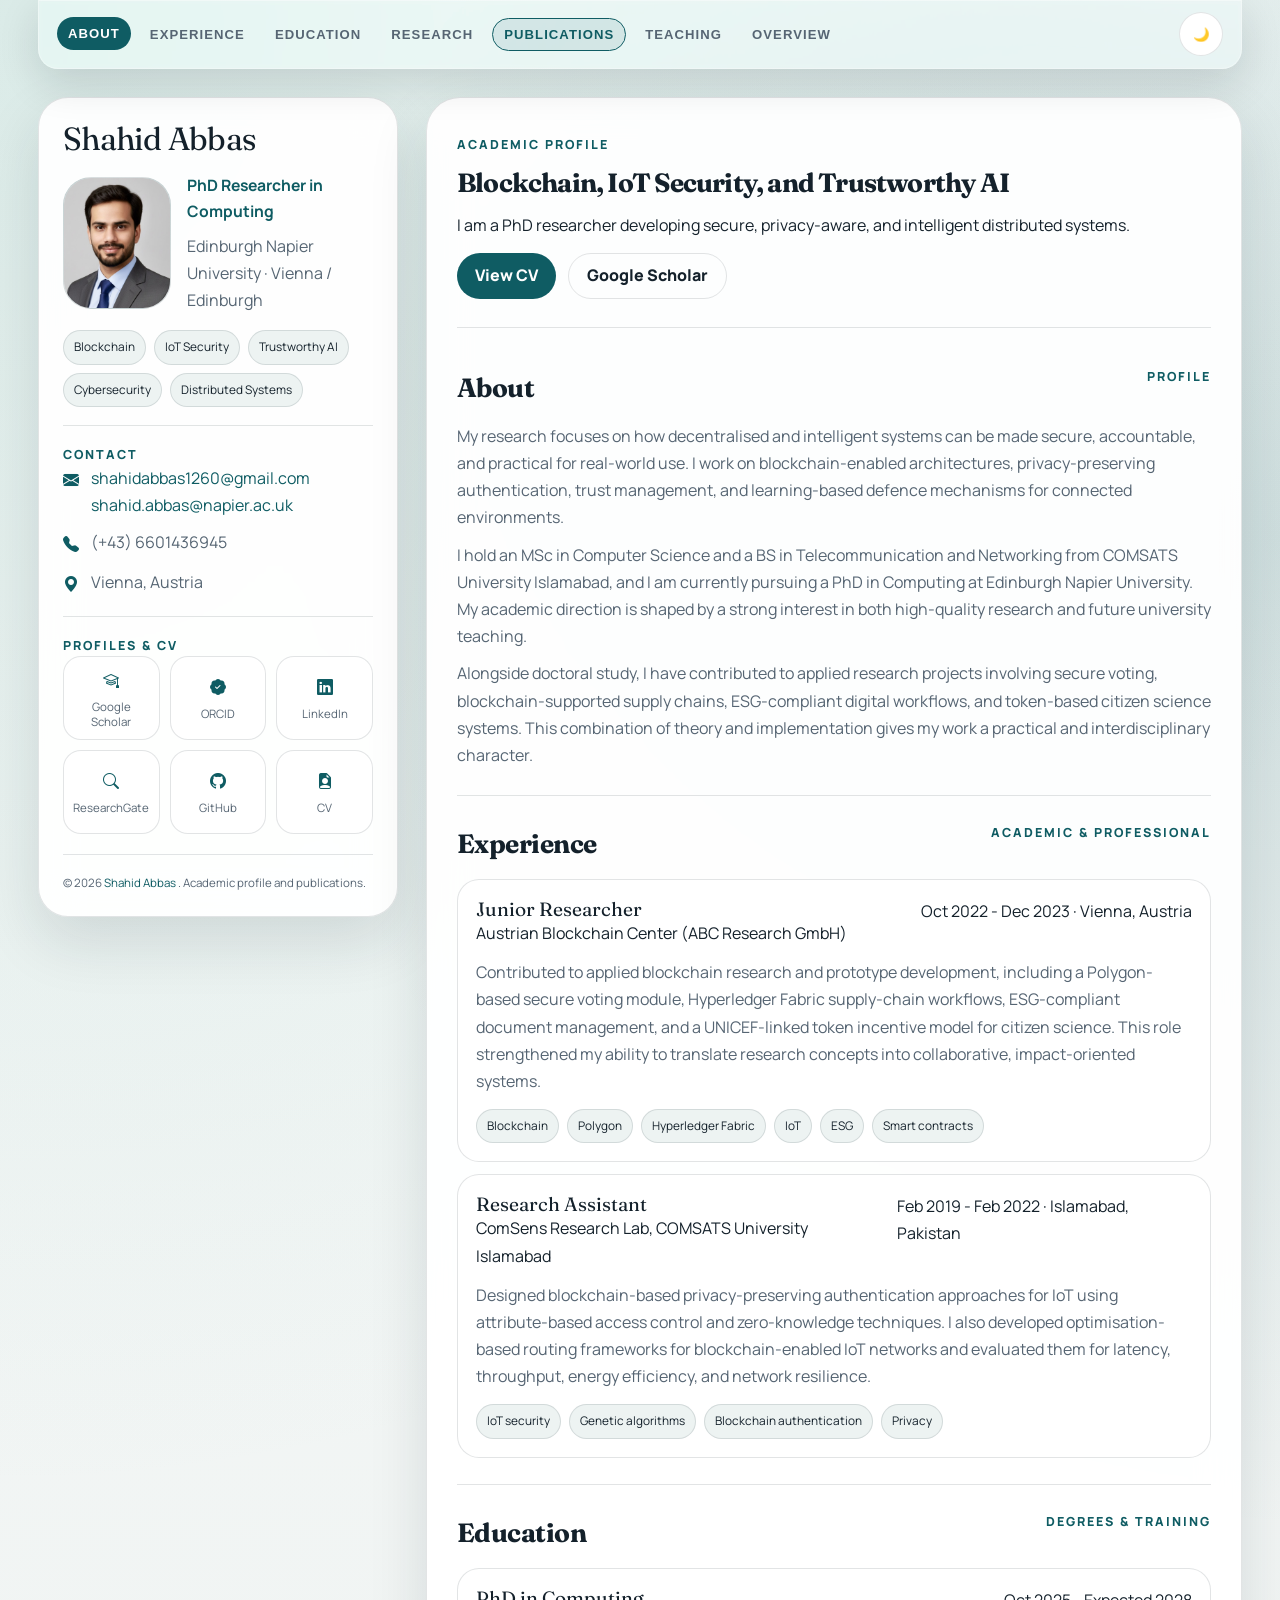
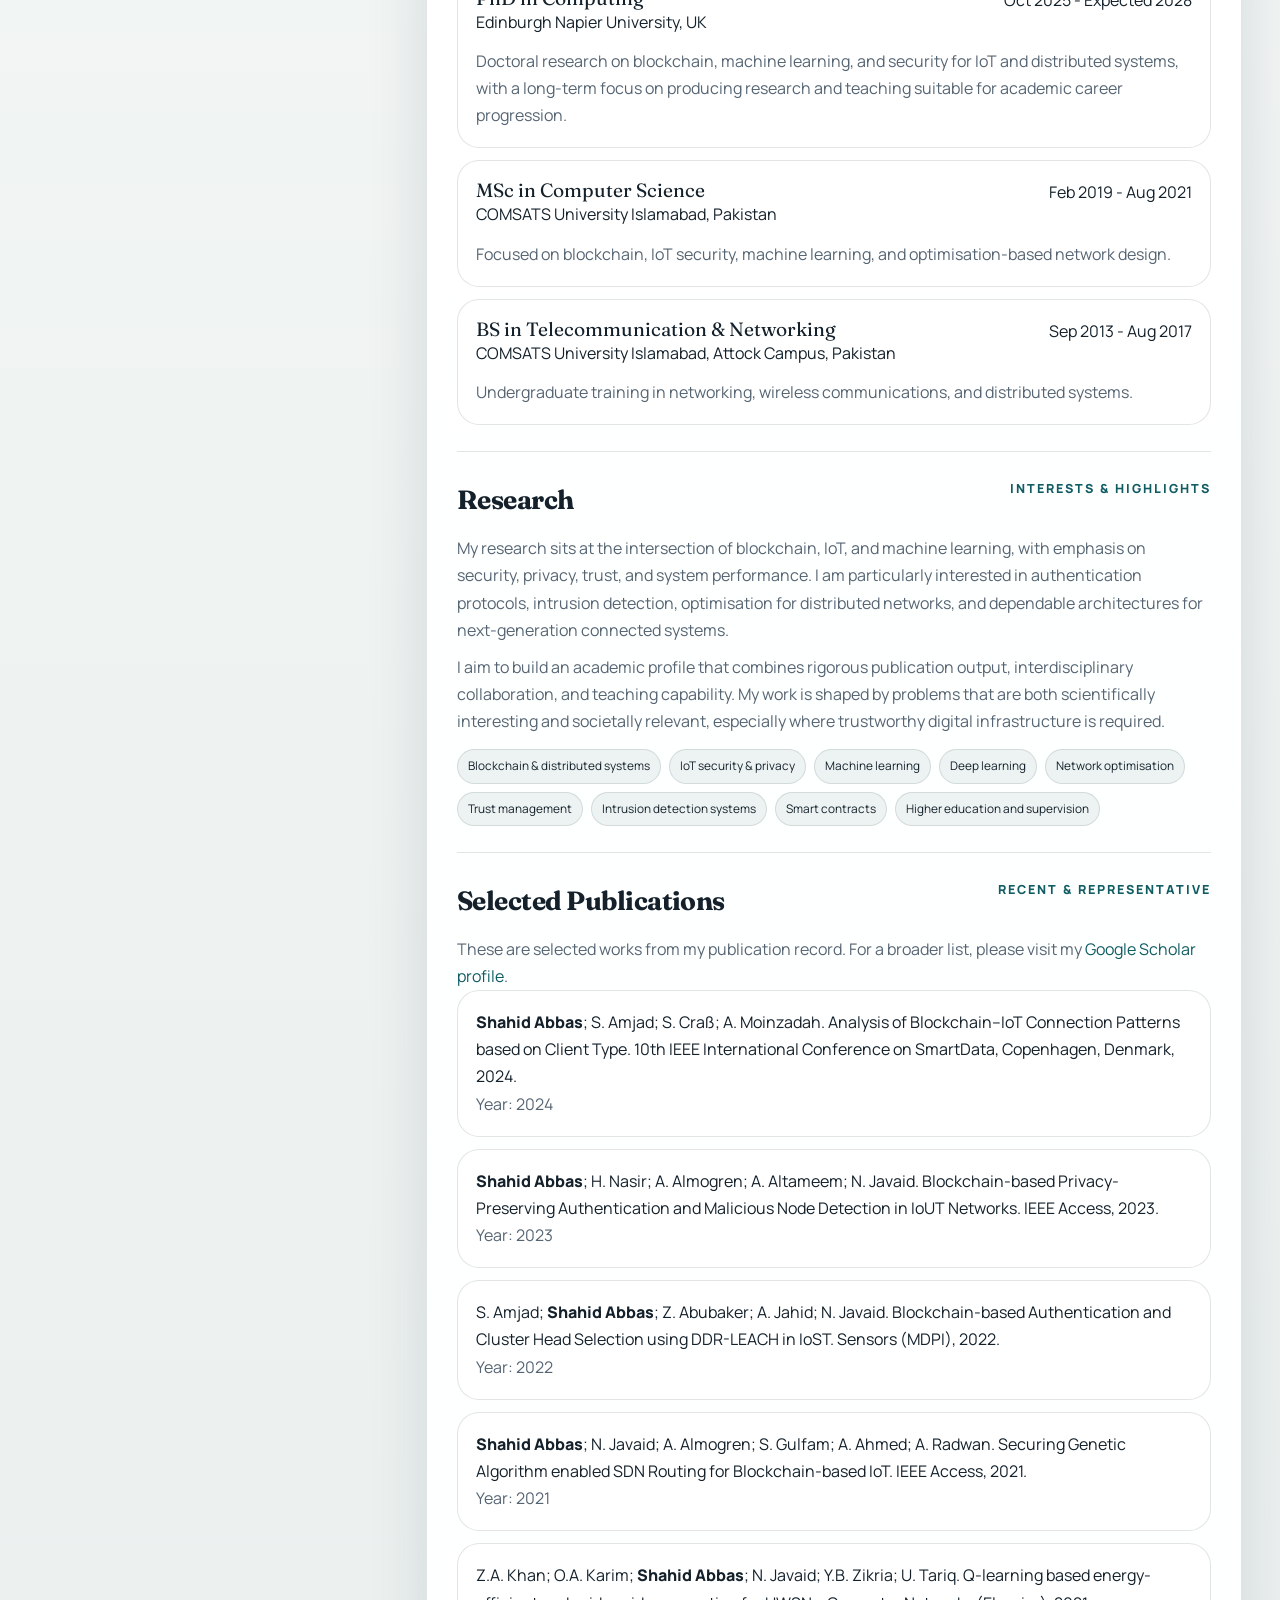
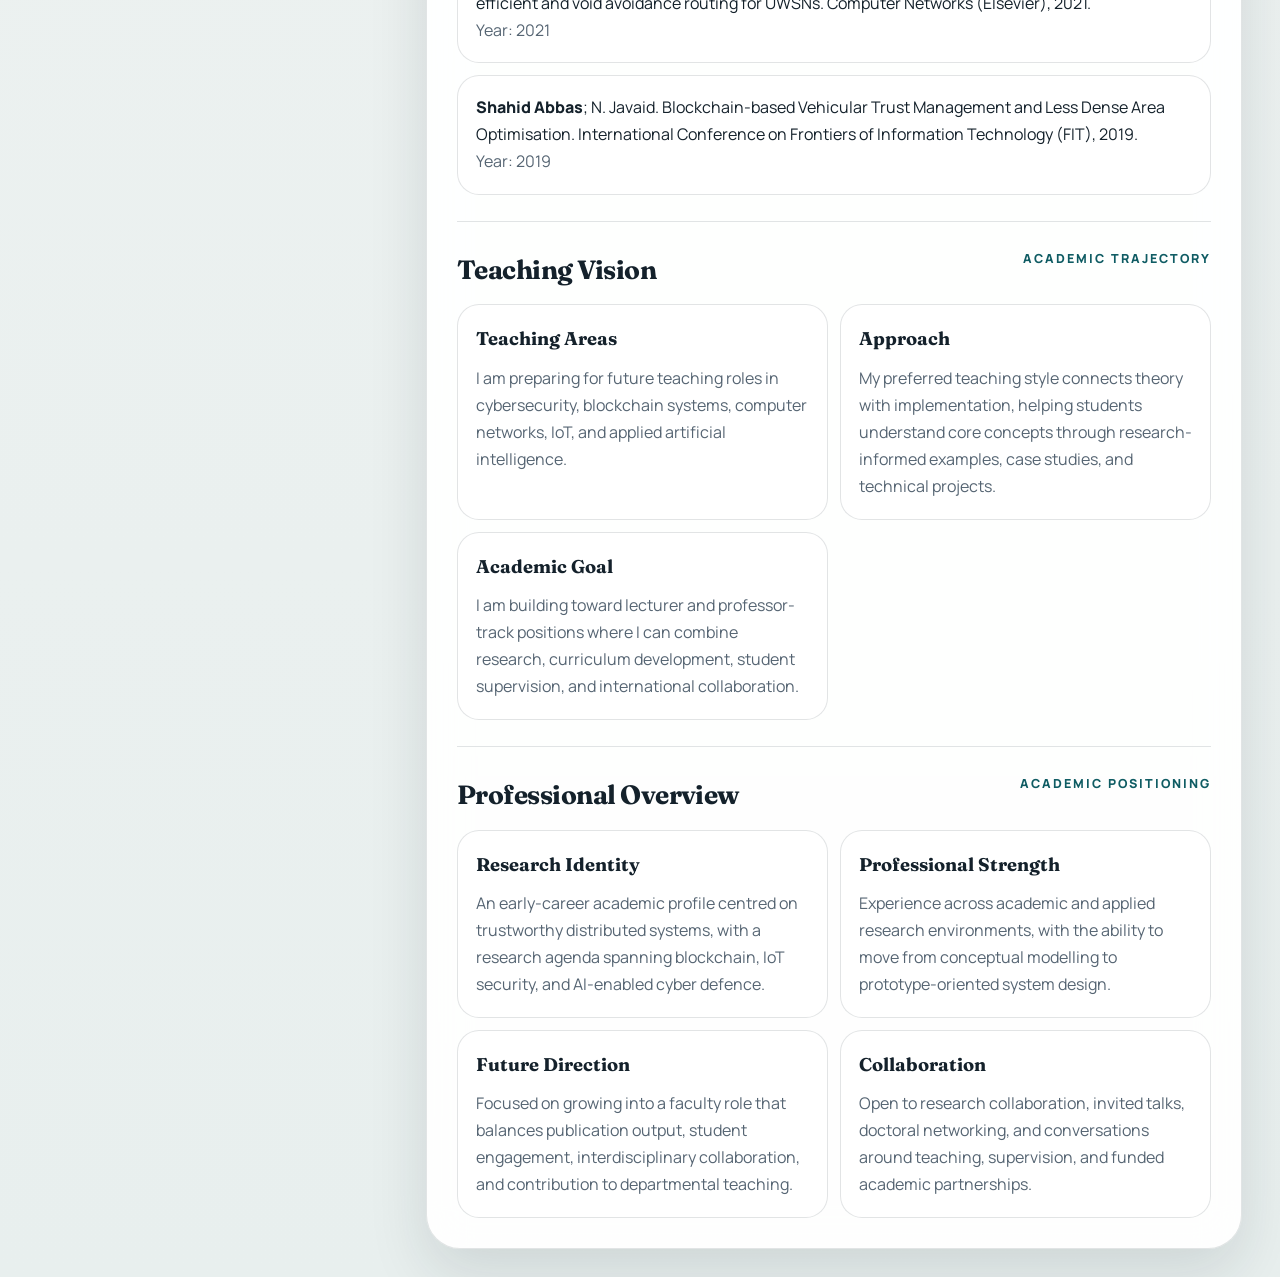
<file: index.html>
<!DOCTYPE html>
<html lang="en">
<head>
  <link rel="preconnect" href="https://fonts.googleapis.com">
  <link rel="preconnect" href="https://fonts.gstatic.com" crossorigin>
  <link href="https://fonts.googleapis.com/css2?family=Fraunces:opsz,wght@9..144,500;9..144,600;9..144,700&family=Manrope:wght@400;500;600;700;800&display=swap" rel="stylesheet">
  <link rel="stylesheet" href="https://cdn.jsdelivr.net/npm/bootstrap-icons@1.11.1/font/bootstrap-icons.css">
  <meta charset="UTF-8" />
  <title>Shahid Abbas | PhD Researcher</title>
  <meta name="viewport" content="width=device-width, initial-scale=1" />
  <meta name="description" content="Shahid Abbas is a PhD researcher working on blockchain, IoT security, and trustworthy AI for distributed systems." />
  <link rel="stylesheet" href="assets/css/style.css" />
</head>
<body>
  <div class="layout">
    <!-- Sidebar -->
    <aside id="sidebar" class="sidebar"></aside>

    <!-- Main content -->
    <main class="content" id="content">
      <!-- Sections generated from data.js -->
    </main>
  </div>

  <script src="assets/js/data.js"></script>
  <script src="assets/js/sidebar.js"></script>
  <script src="assets/js/pubs-data.js"></script> 
  <script src="assets/js/main.js"></script>


  <div id="lightbox" class="lightbox" aria-hidden="true">
  <div class="lightbox-toolbar">
    <button id="lbZoomOut" type="button" aria-label="Zoom out">−</button>
    <button id="lbZoomIn" type="button" aria-label="Zoom in">+</button>
    <button id="lbReset" type="button" aria-label="Reset zoom">Reset</button>
    <button id="lbClose" type="button" aria-label="Close">✕</button>
  </div>

  <div id="lbStage" class="lightbox-stage">
    <img id="lbImg" alt="">
  </div>
</div>

</body>
</html>
</file>
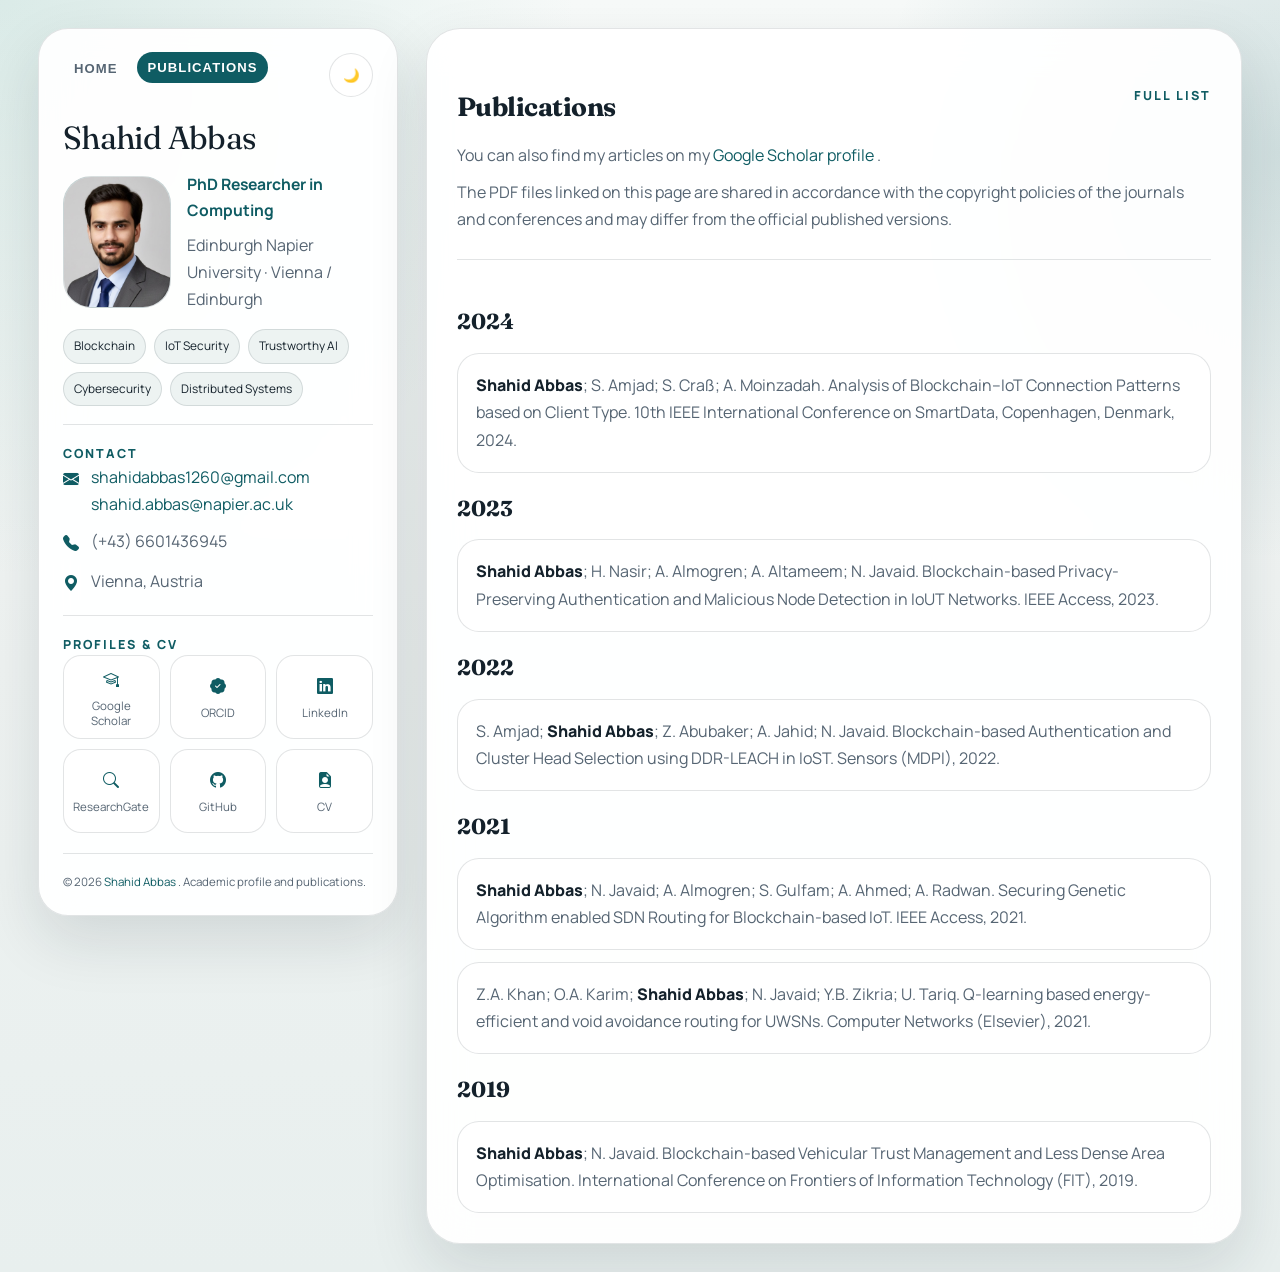
<file: publications.html>
<!DOCTYPE html>
<html lang="en">
<head>
  <link rel="preconnect" href="https://fonts.googleapis.com">
  <link rel="preconnect" href="https://fonts.gstatic.com" crossorigin>
  <link href="https://fonts.googleapis.com/css2?family=Fraunces:opsz,wght@9..144,500;9..144,600;9..144,700&family=Manrope:wght@400;500;600;700;800&display=swap" rel="stylesheet">
  <link rel="stylesheet" href="https://cdn.jsdelivr.net/npm/bootstrap-icons@1.11.1/font/bootstrap-icons.css">
  <meta charset="UTF-8" />
  <title>Publications | Shahid Abbas</title>
  <meta name="viewport" content="width=device-width, initial-scale=1" />
  <meta name="description" content="Publications by Shahid Abbas in blockchain, IoT security, and AI-enabled distributed systems research." />
  <link rel="stylesheet" href="assets/css/style.css" />
</head>
<body>
  <div class="layout">
    <!-- Sidebar (same style as main site) -->
    <aside id="sidebar" class="sidebar"></aside>

    <!-- Main content -->
    <main class="content">
      <section class="section">
        <div class="section-header">
          <h2 class="section-title">Publications</h2>
          <span class="section-kicker">Full list</span>
        </div>

        <p>
          You can also find my articles on my
          <a href="https://scholar.google.com/citations?user=GNBCGxUAAAAJ" target="_blank" rel="noreferrer">
            Google Scholar profile
          </a>.
        </p>

        <p class="small">
          The PDF files linked on this page are shared in accordance with the
          copyright policies of the journals and conferences and may differ
          from the official published versions.
        </p>
      </section>

      <!-- Publications list goes here -->
      <section class="section" id="pubsSection">
        <!-- Filled by publications.js -->
      </section>
    </main>
  </div>

  <script src="assets/js/data.js"></script>
  <script src="assets/js/sidebar.js"></script>
  <script src="assets/js/pubs-data.js"></script>
  <script src="assets/js/publications.js"></script>


  <div id="lightbox" class="lightbox" aria-hidden="true">
  <div class="lightbox-toolbar">
    <button id="lbZoomOut" type="button" aria-label="Zoom out">−</button>
    <button id="lbZoomIn" type="button" aria-label="Zoom in">+</button>
    <button id="lbReset" type="button" aria-label="Reset zoom">Reset</button>
    <button id="lbClose" type="button" aria-label="Close">✕</button>
  </div>

  <div id="lbStage" class="lightbox-stage">
    <img id="lbImg" alt="">
  </div>
</div>

</body>
</html>
</file>
<file: assets/css/style.css>
:root {
  --bg: #eef2f1;
  --panel: rgba(255, 255, 255, 0.94);
  --panel-strong: #ffffff;
  --text: #14212b;
  --text-soft: #566573;
  --accent: #0f5c63;
  --accent-strong: #08383d;
  --border: rgba(20, 33, 43, 0.12);
  --chip-bg: #edf3f2;
  --shadow-soft: 0 24px 60px rgba(13, 31, 38, 0.12);
}

body.dark {
  --bg: #0c151c;
  --panel: rgba(14, 26, 35, 0.95);
  --panel-strong: #13232d;
  --text: #edf4f7;
  --text-soft: #9eb2bd;
  --accent: #73c7c2;
  --accent-strong: #b8ece7;
  --border: rgba(255, 255, 255, 0.12);
  --chip-bg: #162833;
  --shadow-soft: 0 26px 65px rgba(0, 0, 0, 0.36);
}

* {
  box-sizing: border-box;
  margin: 0;
  padding: 0;
}

html {
  scroll-behavior: smooth;
}

body {
  font-family: "Manrope", sans-serif;
  background:
    radial-gradient(circle at top left, rgba(117, 181, 170, 0.22), transparent 32%),
    radial-gradient(circle at right 12%, rgba(15, 92, 99, 0.16), transparent 24%),
    linear-gradient(180deg, #f7faf9 0%, var(--bg) 52%, #e8efee 100%);
  color: var(--text);
  min-height: 100vh;
  line-height: 1.7;
  transition: background 0.3s ease, color 0.3s ease;
}

a {
  color: var(--accent);
  text-decoration: none;
}

a:hover {
  color: var(--accent-strong);
}

.layout {
  max-width: 1260px;
  margin: 0 auto;
  padding: 28px;
  display: grid;
  grid-template-columns: minmax(290px, 360px) minmax(0, 1fr);
  gap: 28px;
}

.site-header {
  max-width: 1260px;
  position: sticky;
  top: 0;
  z-index: 1000;
  margin: 0 auto;
  padding: 0 28px;
}

.site-header-inner {
  display: flex;
  align-items: center;
  justify-content: space-between;
  gap: 16px;
  padding: 12px 18px;
  background: rgba(255, 255, 255, 0.42);
  backdrop-filter: blur(2px) saturate(180%);
  -webkit-backdrop-filter: blur(2px) saturate(180%);
  border: 1px solid rgba(255, 255, 255, 0.28);
  border-top: 0;
  border-radius: 0 0 20px 20px;
  box-shadow:
    0 14px 40px rgba(13, 31, 38, 0.14),
    inset 0 1px 0 rgba(255, 255, 255, 0.38);
}

body.dark .site-header-inner {
  background: rgba(12, 21, 28, 0.48);
  border-color: rgba(255, 255, 255, 0.14);
  box-shadow:
    0 14px 40px rgba(0, 0, 0, 0.28),
    inset 0 1px 0 rgba(255, 255, 255, 0.1);
}

.desktop-nav button {
  color: var(--text);
}

.desktop-nav button:hover {
  color: #ffffff;
}

.sidebar,
.content {
  background: var(--panel);
  backdrop-filter: blur(20px);
  border: 1px solid var(--border);
  box-shadow: var(--shadow-soft);
}

.sidebar {
  position: sticky;
  top: 18px;
  align-self: flex-start;
  border-radius: 30px;
  padding: 24px;
}

.content {
  border-radius: 34px;
  padding: 30px;
  overflow: hidden;
}

.name,
.hero-title,
.section-title,
.timeline-role,
.pub-year,
.info-card h3 {
  font-family: "Fraunces", serif;
}

.sidebar-top {
  display: flex;
  align-items: flex-start;
  justify-content: space-between;
  gap: 12px;
  margin-bottom: 24px;
}

.home-sidebar .sidebar-top {
  display: none;
}

.nav {
  display: flex;
  flex-wrap: wrap;
  gap: 8px;
}

.sidebar-top .nav {
  flex: 1;
}

.nav button {
  border: 0;
  background: transparent;
  color: var(--text-soft);
  font-size: 0.82rem;
  font-weight: 700;
  letter-spacing: 0.08em;
  text-transform: uppercase;
  padding: 8px 11px;
  border-radius: 999px;
  cursor: pointer;
  transition: background 0.2s ease, color 0.2s ease, transform 0.2s ease;
}

.nav button:hover,
.nav button.active {
  background: var(--accent);
  color: #ffffff;
  transform: translateY(-1px);
}

.nav button.nav-page-link {
  border: 1px solid var(--accent);
  background: color-mix(in srgb, var(--accent) 10%, transparent);
  color: var(--accent);
}

.nav button.nav-page-link:hover,
.nav button.nav-page-link.active {
  background: var(--accent);
  color: #ffffff;
}

.theme-toggle {
  display: inline-flex;
  align-items: center;
  justify-content: center;
  width: 44px;
  height: 44px;
  border-radius: 999px;
  border: 1px solid var(--border);
  background: var(--panel-strong);
  cursor: pointer;
  flex-shrink: 0;
}

.sidebar-header {
  display: grid;
  gap: 16px;
  margin-bottom: 16px;
}

.sidebar-header-row {
  display: grid;
  grid-template-columns: 108px minmax(0, 1fr);
  gap: 16px;
  align-items: center;
}

.avatar {
  width: 108px;
  height: 132px;
  border-radius: 28px;
  overflow: hidden;
  border: 1px solid var(--border);
  background: linear-gradient(180deg, rgba(15, 92, 99, 0.14), rgba(15, 92, 99, 0.04));
  display: flex;
  align-items: center;
  justify-content: center;
  font-size: 2rem;
  font-weight: 700;
  color: var(--accent);
}

.avatar img {
  width: 100%;
  height: 100%;
  object-fit: cover;
  display: block;
}

.name {
  font-size: 2rem;
  line-height: 1.05;
  letter-spacing: -0.02em;
}

.sidebar-text {
  display: grid;
  gap: 8px;
}

.title {
  font-size: 0.98rem;
  font-weight: 700;
  color: var(--accent);
}

.location,
.contact-text,
.section p,
.timeline-item p,
.info-card p,
.pub-citation,
.pub-meta,
.small,
.sidebar-footer {
  color: var(--text-soft);
}

.chip-row,
.inline-metrics,
.pill-row {
  display: flex;
  flex-wrap: wrap;
  gap: 8px;
}

.chip-row {
  margin-bottom: 18px;
}

.chip,
.pill,
.badge {
  padding: 6px 10px;
  border-radius: 999px;
  border: 1px solid var(--border);
  background: var(--chip-bg);
  font-size: 0.74rem;
}

.sidebar-section {
  margin-top: 18px;
  padding-top: 18px;
  border-top: 1px solid var(--border);
}

.sidebar-section h3,
.eyebrow,
.section-kicker {
  font-size: 0.78rem;
  font-weight: 800;
  letter-spacing: 0.16em;
  text-transform: uppercase;
  color: var(--accent);
}

.sidebar-section ul,
.pub-list {
  list-style: none;
}

#contactList {
  display: grid;
  gap: 10px;
}

.contact-item {
  display: flex;
  align-items: flex-start;
  gap: 12px;
}

.contact-icon {
  color: var(--accent);
  margin-top: 2px;
}

.profiles-grid {
  display: grid;
  grid-template-columns: repeat(3, minmax(0, 1fr));
  gap: 10px;
}

.profile-icon-link,
.stat-card,
.timeline-item,
.info-card,
.pub-item {
  border: 1px solid var(--border);
  background: var(--panel-strong);
}

.profile-icon-link {
  min-height: 84px;
  display: flex;
  flex-direction: column;
  justify-content: center;
  align-items: center;
  gap: 6px;
  padding: 10px 8px;
  border-radius: 18px;
  text-align: center;
  transition: transform 0.2s ease, border-color 0.2s ease;
}

.profile-icon-link:hover {
  transform: translateY(-2px);
  border-color: rgba(15, 92, 99, 0.35);
}

.profile-icon-link span {
  font-size: 0.72rem;
  line-height: 1.25;
  color: var(--text-soft);
}

.sidebar-footer {
  margin-top: 20px;
  padding-top: 18px;
  border-top: 1px solid var(--border);
  font-size: 0.72rem;
}

.hero {
  display: block;
  padding: 6px 0 28px;
  border-bottom: 1px solid var(--border);
  margin-bottom: 12px;
}

.hero-copy {
  display: grid;
  gap: 14px;
}

.hero-title {
  font-size: clamp(1.65rem, 2vw, 2.7rem);
  line-height: 1.08;
  letter-spacing: -0.03em;
  max-width: 40ch;
}

.hero-summary {
  max-width: 76ch;
  font-size: 1rem;
}

.hero-actions {
  display: flex;
  flex-wrap: wrap;
  gap: 12px;
}

.button-primary,
.button-secondary {
  display: inline-flex;
  align-items: center;
  justify-content: center;
  min-height: 46px;
  padding: 0 18px;
  border-radius: 999px;
  font-weight: 800;
}

.button-primary {
  background: var(--accent);
  color: #ffffff;
}

.button-secondary {
  border: 1px solid var(--border);
  color: var(--text);
}

.timeline,
.cards-grid,
.pub-list {
  display: grid;
  gap: 12px;
}

.timeline-item,
.info-card,
.pub-item {
  border-radius: 22px;
  padding: 18px;
}

.section {
  padding: 26px 0;
  border-bottom: 1px solid var(--border);
}

.section:last-child {
  border-bottom: 0;
  padding-bottom: 0;
}

.section-header,
.timeline-header {
  display: flex;
  justify-content: space-between;
  gap: 16px;
  margin-bottom: 12px;
}

.section-title {
  font-size: 1.65rem;
  letter-spacing: -0.02em;
}

.section p + p {
  margin-top: 10px;
}

.inline-metrics,
.pill-row {
  margin-top: 14px;
}

.timeline-role {
  font-size: 1.2rem;
  line-height: 1.15;
}

.cards-grid {
  grid-template-columns: repeat(2, minmax(0, 1fr));
}

.info-card h3 {
  font-size: 1.15rem;
  margin-bottom: 10px;
}

.pub-year {
  font-size: 1.35rem;
  margin: 18px 0 12px;
}

.pub-links {
  margin-top: 8px;
}

.author-highlight {
  font-weight: 800;
  color: var(--text);
}

.lightbox {
  position: fixed;
  inset: 0;
  background: rgba(0, 0, 0, 0.86);
  display: none;
  z-index: 9999;
}

.lightbox.open {
  display: block;
}

.lightbox-toolbar {
  position: absolute;
  top: 14px;
  right: 14px;
  display: flex;
  gap: 8px;
}

.lightbox-toolbar button {
  border: 1px solid rgba(255, 255, 255, 0.25);
  background: rgba(255, 255, 255, 0.08);
  color: #fff;
  border-radius: 10px;
  padding: 8px 10px;
  cursor: pointer;
}

.lightbox-stage {
  position: absolute;
  inset: 0;
  display: flex;
  align-items: center;
  justify-content: center;
  overflow: hidden;
  padding: 60px 16px 16px;
}

.lightbox-stage img {
  max-width: 92vw;
  max-height: 82vh;
  transform-origin: center center;
  cursor: grab;
  user-select: none;
  -webkit-user-drag: none;
}

.lightbox-stage img:active {
  cursor: grabbing;
}

@media (max-width: 1024px) {
  .layout {
    grid-template-columns: 1fr;
    padding: 20px;
  }

  .site-header {
    padding: 0 20px;
  }

  .sidebar {
    position: static;
  }
}

@media (max-width: 720px) {
  .site-header {
    display: none;
  }

  .home-sidebar .sidebar-top {
    display: flex;
  }

  .content,
  .sidebar {
    padding: 22px;
    border-radius: 24px;
  }

  .sidebar-header-row {
    grid-template-columns: 92px minmax(0, 1fr);
  }

  .avatar {
    width: 92px;
    height: 112px;
    border-radius: 22px;
  }

  .name {
    font-size: 1.7rem;
  }

  .section-header,
  .timeline-header {
    flex-direction: column;
  }

  .cards-grid,
  .profiles-grid {
    grid-template-columns: 1fr 1fr;
  }
}

@media (max-width: 560px) {
  .layout {
    padding: 14px;
  }

  .cards-grid {
    grid-template-columns: 1fr;
  }

  .profiles-grid {
    grid-template-columns: repeat(3, minmax(0, 1fr));
    gap: 8px;
  }

  .profile-icon-link {
    min-height: 72px;
    padding: 8px 6px;
  }

  .profile-icon-link span {
    font-size: 0.64rem;
  }
}
</file>
